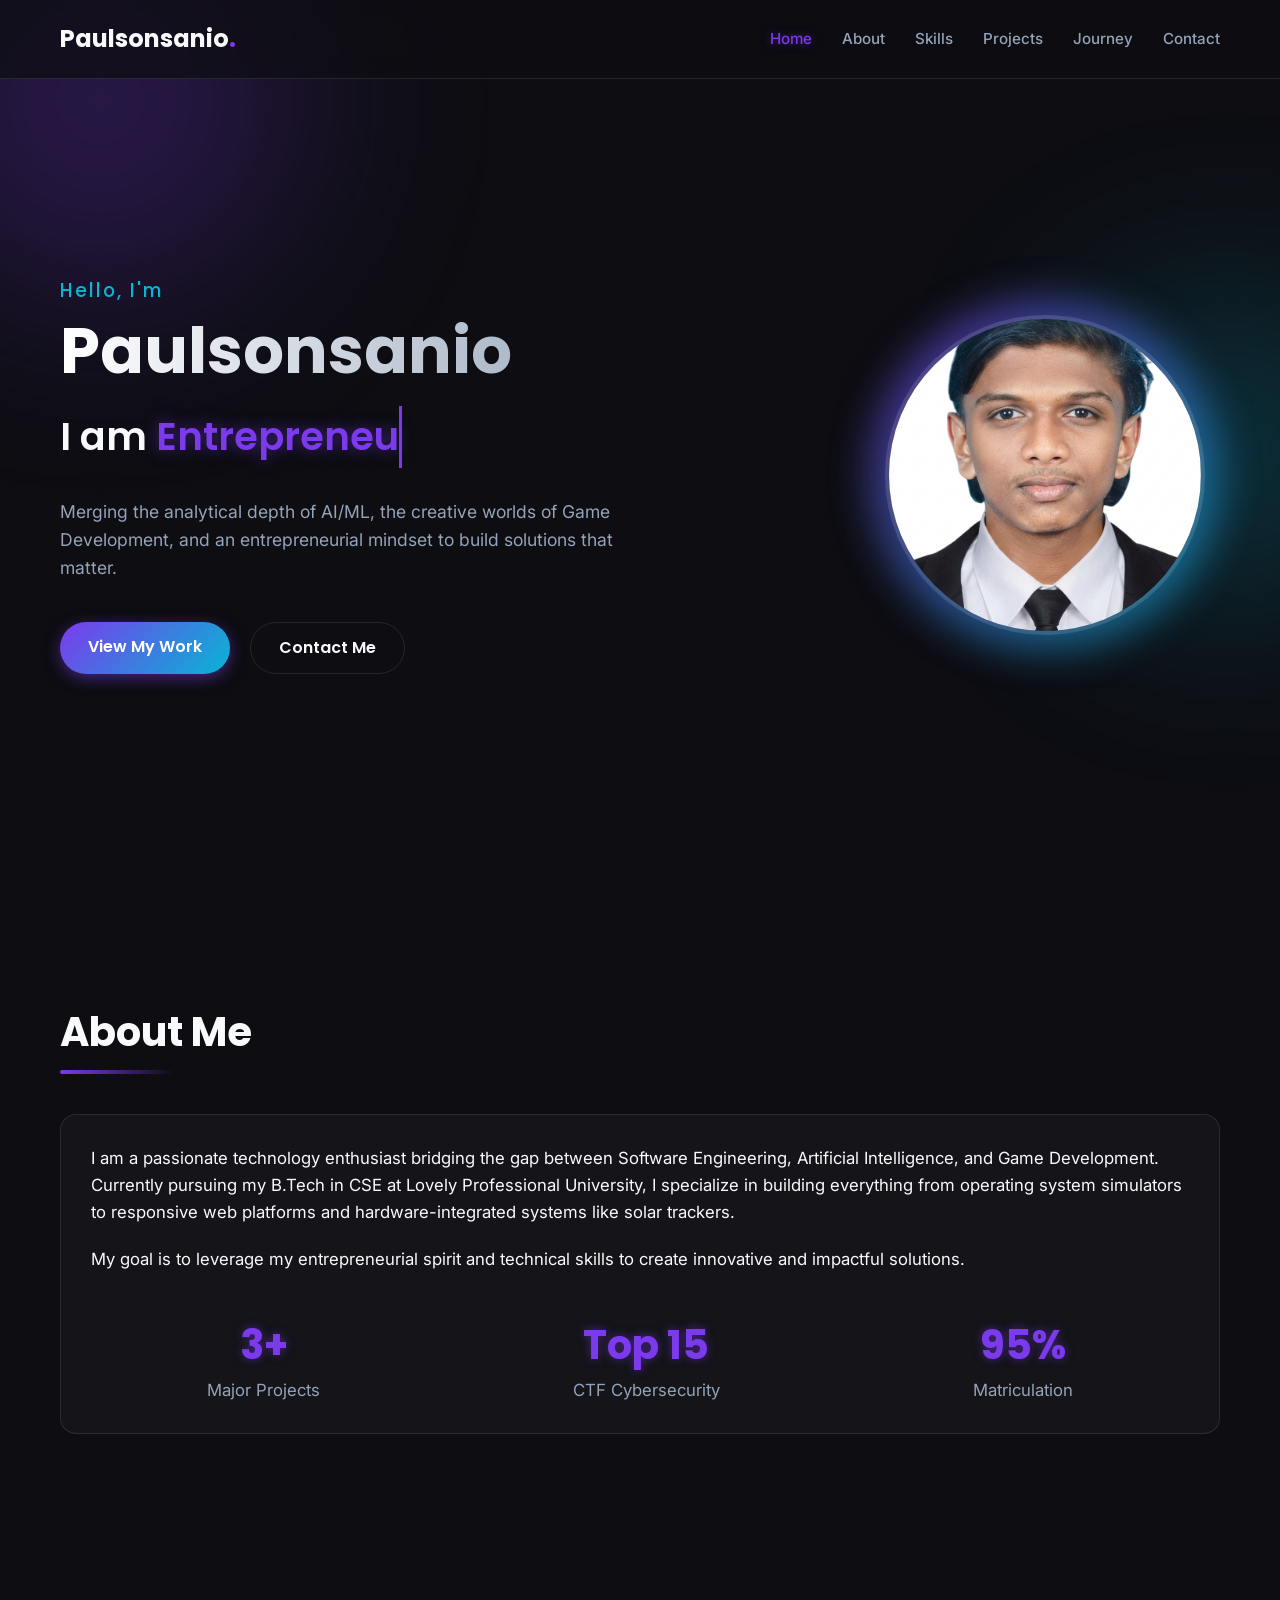
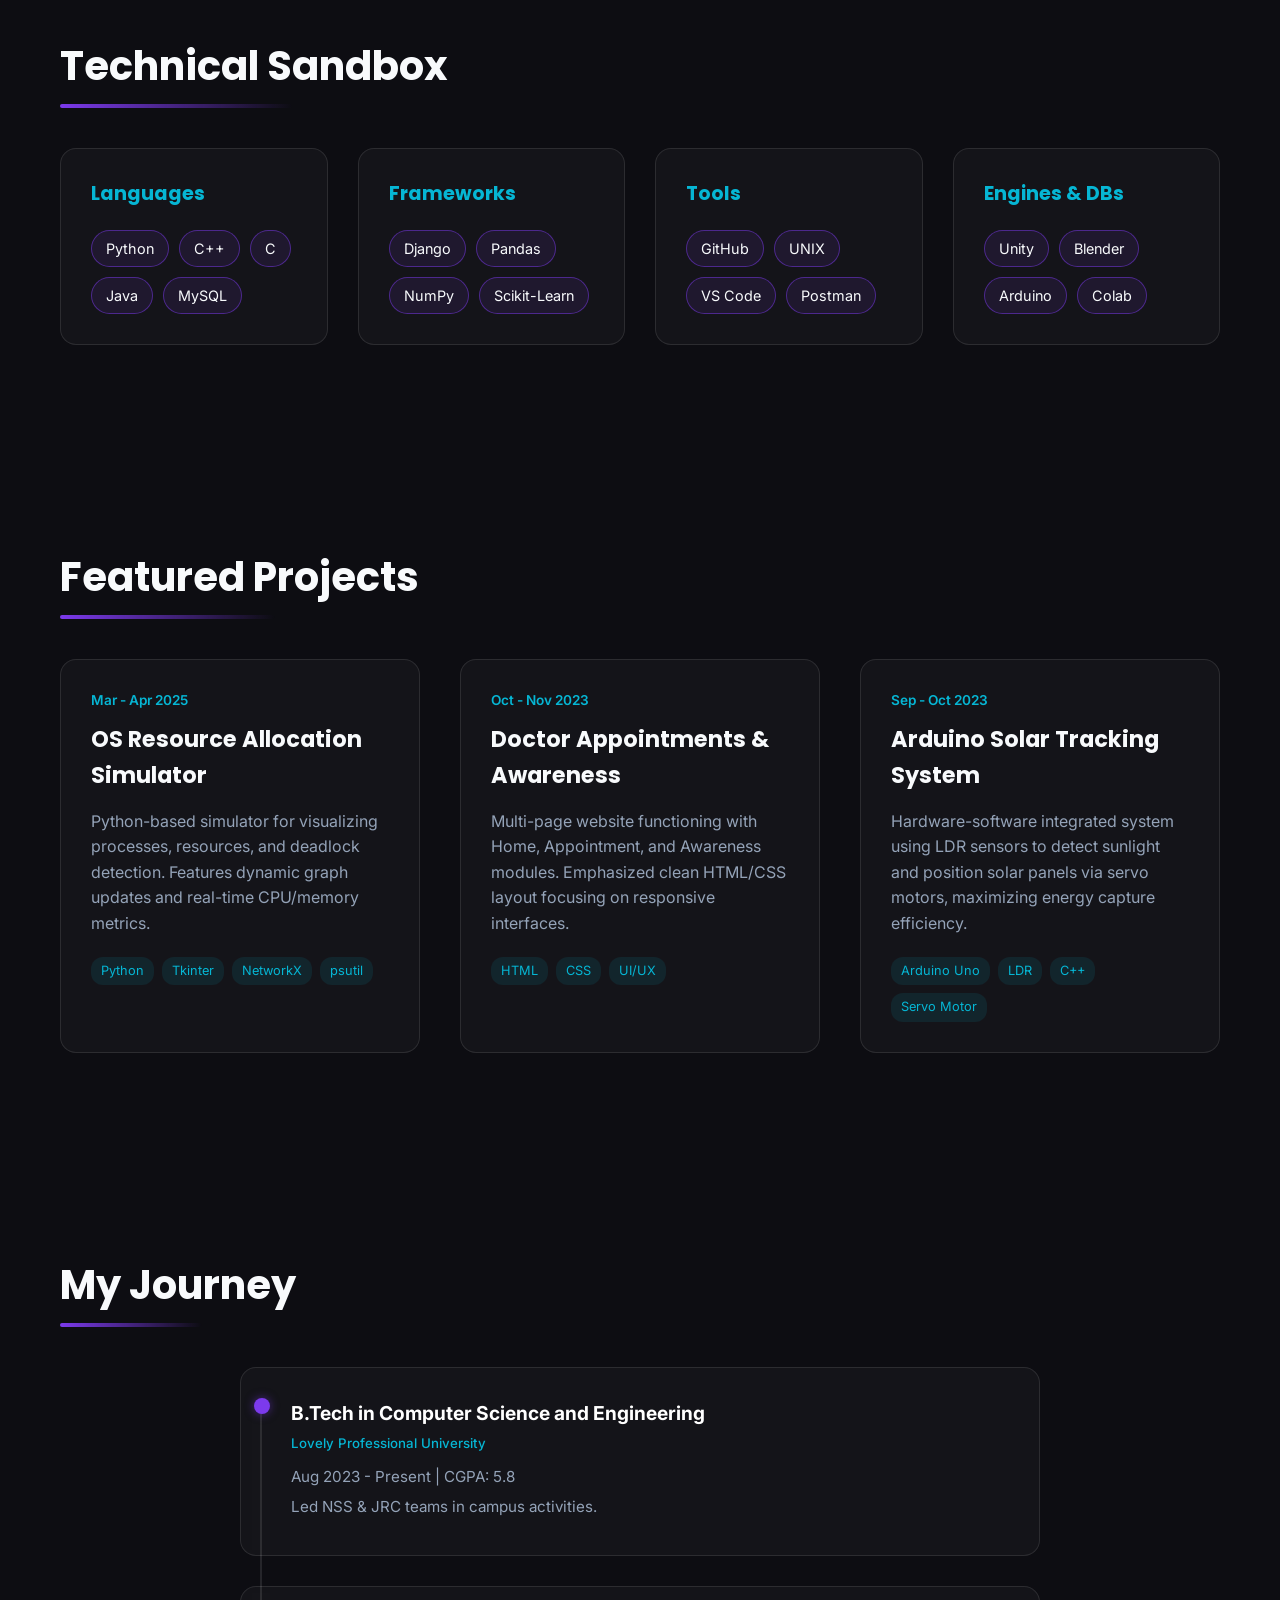
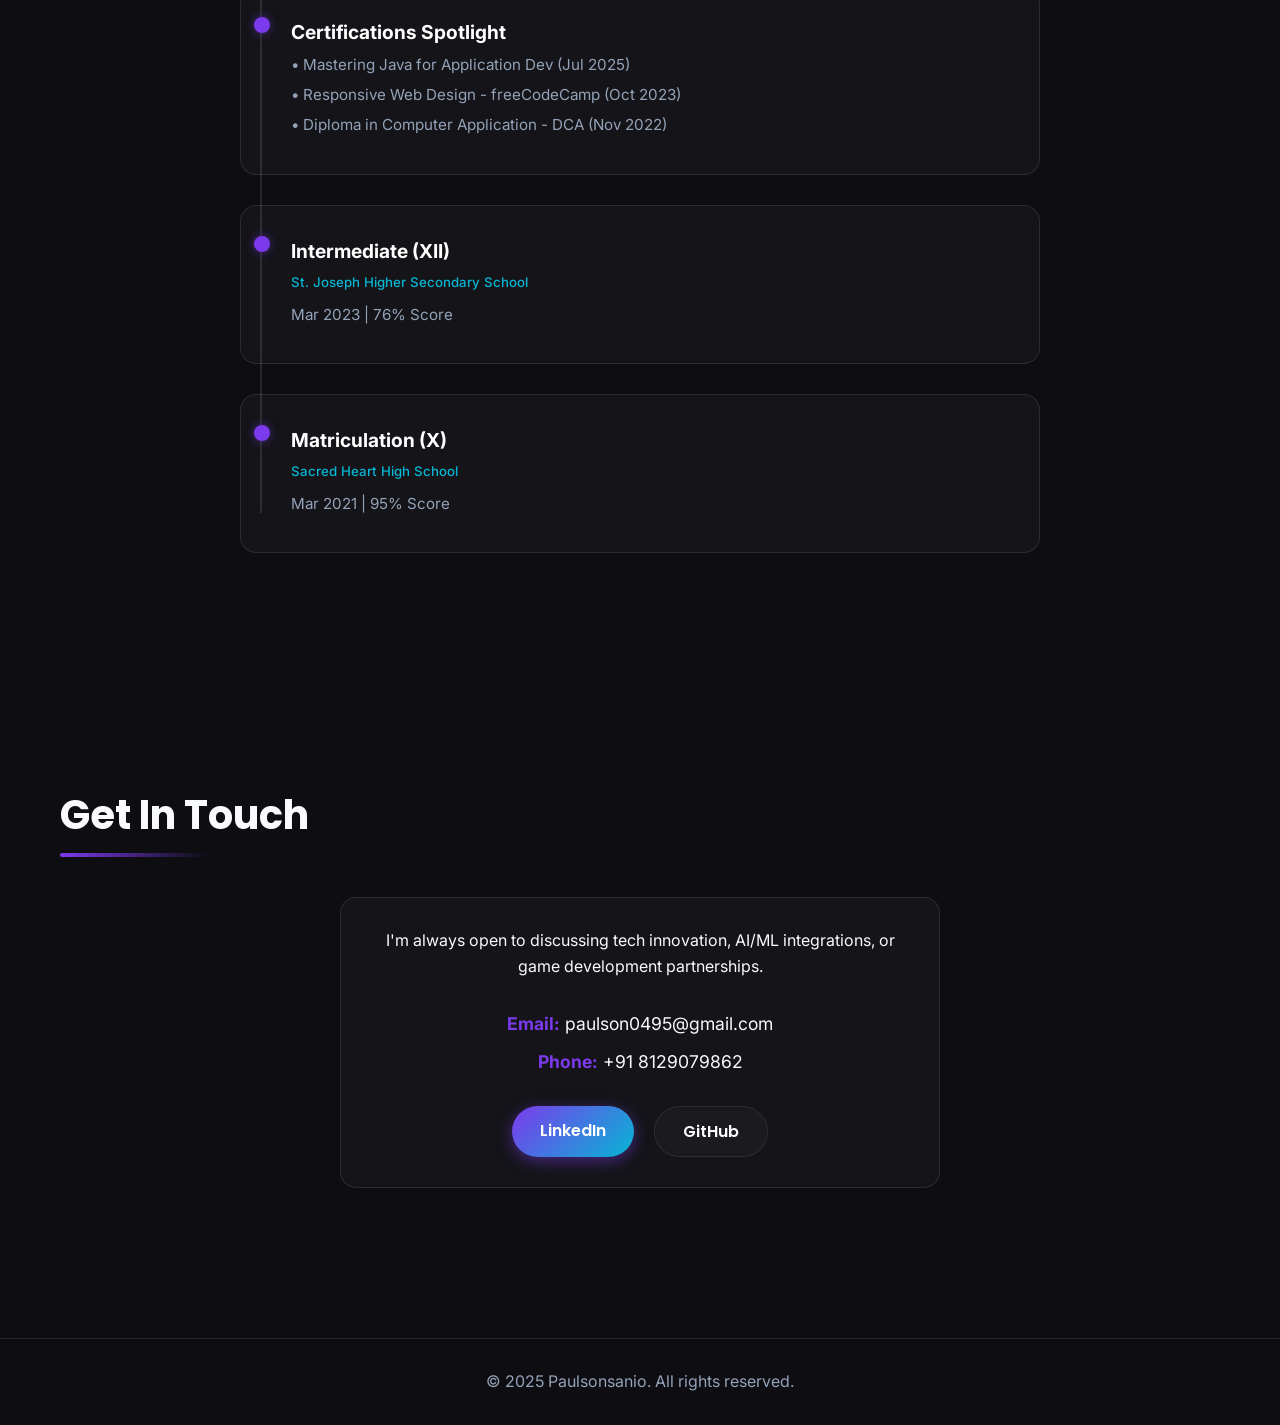
<file: index.html>
<!DOCTYPE html>
<html lang="en">
<head>
    <meta charset="UTF-8">
    <meta name="viewport" content="width=device-width, initial-scale=1.0">
    <title>Paulson | Portfolio</title>
    <!-- Modern Google fonts -->
    <link href="https://fonts.googleapis.com/css2?family=Inter:wght@300;400;600;700&family=Poppins:wght@400;500;700&display=swap" rel="stylesheet">
    <link rel="stylesheet" href="style.css">
</head>
<body>
    
    <!-- Background overlay elements -->
    <div class="bg-shape shape1"></div>
    <div class="bg-shape shape2"></div>

    <!-- Navigation -->
    <nav class="navbar">
        <div class="nav-container">
            <a href="#home" class="logo">Paulsonsanio<span>.</span></a>
            <ul class="nav-links">
                <li><a href="#home">Home</a></li>
                <li><a href="#about">About</a></li>
                <li><a href="#skills">Skills</a></li>
                <li><a href="#projects">Projects</a></li>
                <li><a href="#timeline">Journey</a></li>
                <li><a href="#contact">Contact</a></li>
            </ul>
            <div class="hamburger">
                <span></span><span></span><span></span>
            </div>
        </div>
    </nav>

    <!-- Hero Section -->
    <section id="home" class="hero fade-in-section">
        <div class="hero-content">
            <h3 class="greeting">Hello, I'm</h3>
            <h1 class="name">Paulsonsanio</h1>
            <h2 class="dynamic-roles">
                I am <span class="typing-text"></span><span class="cursor">&nbsp;</span>
            </h2>
            <p class="hero-desc">
                Merging the analytical depth of AI/ML, the creative worlds of Game Development, and an entrepreneurial mindset to build solutions that matter.
            </p>
            <div class="hero-cta">
                <a href="#projects" class="btn primary-btn">View My Work</a>
                <a href="#contact" class="btn secondary-btn">Contact Me</a>
            </div>
        </div>
        <div class="hero-image">
            <div class="image-wrapper">
                <!-- Make sure a file named PAUL.png is uploaded alongside this HTML file -->
                <img src="PAUL.png" alt="Paulsonsanio">
            </div>
        </div>
    </section>

    <!-- About Section -->
    <section id="about" class="fade-in-section">
        <h2 class="section-title">About Me</h2>
        <div class="glass-card about-card">
            <p>I am a passionate technology enthusiast bridging the gap between Software Engineering, Artificial Intelligence, and Game Development. Currently pursuing my B.Tech in CSE at Lovely Professional University, I specialize in building everything from operating system simulators to responsive web platforms and hardware-integrated systems like solar trackers.</p>
            <p>My goal is to leverage my entrepreneurial spirit and technical skills to create innovative and impactful solutions.</p>
            <div class="about-highlights">
                <div class="highlight-item">
                    <h3>3+</h3>
                    <p>Major Projects</p>
                </div>
                <div class="highlight-item">
                    <h3>Top 15</h3>
                    <p>CTF Cybersecurity</p>
                </div>
                <div class="highlight-item">
                    <h3>95%</h3>
                    <p>Matriculation</p>
                </div>
            </div>
        </div>
    </section>

    <!-- Skills Section -->
    <section id="skills" class="fade-in-section">
        <h2 class="section-title">Technical Sandbox</h2>
        <div class="skills-grid">
            <div class="glass-card skill-category">
                <h3>Languages</h3>
                <div class="skill-tags">
                    <span>Python</span><span>C++</span><span>C</span><span>Java</span><span>MySQL</span>
                </div>
            </div>
            <div class="glass-card skill-category">
                <h3>Frameworks</h3>
                <div class="skill-tags">
                    <span>Django</span><span>Pandas</span><span>NumPy</span><span>Scikit-Learn</span>
                </div>
            </div>
            <div class="glass-card skill-category">
                <h3>Tools</h3>
                <div class="skill-tags">
                    <span>GitHub</span><span>UNIX</span><span>VS Code</span><span>Postman</span>
                </div>
            </div>
            <div class="glass-card skill-category">
                <h3>Engines & DBs</h3>
                <div class="skill-tags">
                    <span>Unity</span><span>Blender</span><span>Arduino</span><span>Colab</span>
                </div>
            </div>
        </div>
    </section>

    <!-- Projects Section -->
    <section id="projects" class="fade-in-section">
        <h2 class="section-title">Featured Projects</h2>
        <div class="projects-grid">
            <!-- Project 1 -->
            <div class="glass-card project-card">
                <div class="project-content">
                    <span class="project-date">Mar - Apr 2025</span>
                    <h3>OS Resource Allocation Simulator</h3>
                    <p>Python-based simulator for visualizing processes, resources, and deadlock detection. Features dynamic graph updates and real-time CPU/memory metrics.</p>
                    <div class="project-tech">
                        <span>Python</span><span>Tkinter</span><span>NetworkX</span><span>psutil</span>
                    </div>
                </div>
                <div class="project-glow"></div>
            </div>
            <!-- Project 2 -->
            <div class="glass-card project-card">
                <div class="project-content">
                    <span class="project-date">Oct - Nov 2023</span>
                    <h3>Doctor Appointments & Awareness</h3>
                    <p>Multi-page website functioning with Home, Appointment, and Awareness modules. Emphasized clean HTML/CSS layout focusing on responsive interfaces.</p>
                    <div class="project-tech">
                        <span>HTML</span><span>CSS</span><span>UI/UX</span>
                    </div>
                </div>
                <div class="project-glow"></div>
            </div>
            <!-- Project 3 -->
            <div class="glass-card project-card">
                <div class="project-content">
                    <span class="project-date">Sep - Oct 2023</span>
                    <h3>Arduino Solar Tracking System</h3>
                    <p>Hardware-software integrated system using LDR sensors to detect sunlight and position solar panels via servo motors, maximizing energy capture efficiency.</p>
                    <div class="project-tech">
                        <span>Arduino Uno</span><span>LDR</span><span>C++</span><span>Servo Motor</span>
                    </div>
                </div>
                <div class="project-glow"></div>
            </div>
        </div>
    </section>

    <!-- Timeline Section -->
    <section id="timeline" class="fade-in-section">
        <h2 class="section-title">My Journey</h2>
        <div class="timeline-container">
            <div class="timeline-item glass-card">
                <div class="timeline-dot"></div>
                <h4>B.Tech in Computer Science and Engineering</h4>
                <h5>Lovely Professional University</h5>
                <p>Aug 2023 - Present | CGPA: 5.8</p>
                <p>Led NSS & JRC teams in campus activities.</p>
            </div>
            <div class="timeline-item glass-card">
                <div class="timeline-dot"></div>
                <h4>Certifications Spotlight</h4>
                <p>• Mastering Java for Application Dev (Jul 2025)</p>
                <p>• Responsive Web Design - freeCodeCamp (Oct 2023)</p>
                <p>• Diploma in Computer Application - DCA (Nov 2022)</p>
            </div>
            <div class="timeline-item glass-card">
                <div class="timeline-dot"></div>
                <h4>Intermediate (XII)</h4>
                <h5>St. Joseph Higher Secondary School</h5>
                <p>Mar 2023 | 76% Score</p>
            </div>
            <div class="timeline-item glass-card">
                <div class="timeline-dot"></div>
                <h4>Matriculation (X)</h4>
                <h5>Sacred Heart High School</h5>
                <p>Mar 2021 | 95% Score</p>
            </div>
        </div>
    </section>

    <!-- Contact & Footer -->
    <section id="contact" class="fade-in-section">
        <h2 class="section-title">Get In Touch</h2>
        <div class="glass-card contact-card">
            <p>I'm always open to discussing tech innovation, AI/ML integrations, or game development partnerships.</p>
            <div class="contact-info">
                <p><strong>Email:</strong> paulson0495@gmail.com</p>
                <p><strong>Phone:</strong> +91 8129079862</p>
            </div>
            <div class="social-links">
                <a href="https://www.linkedin.com/in/paulsonsanio/" target="_blank" class="btn primary-btn">LinkedIn</a>
                <a href="https://github.com/Paulsonsanio" target="_blank" class="btn secondary-btn">GitHub</a>
            </div>
        </div>
    </section>

    <footer>
        <p>&copy; 2025 Paulsonsanio. All rights reserved.</p>
    </footer>

    <script src="script.js"></script>
</body>
</html>
</file>
<file: style.css>
:root {
    --bg-color: #0d0d12;
    --surface-color: rgba(255, 255, 255, 0.03);
    --border-color: rgba(255, 255, 255, 0.1);
    --primary: #7c3aed;
    --primary-glow: rgba(124, 58, 237, 0.5);
    --secondary: #06b6d4;
    --secondary-glow: rgba(6, 182, 212, 0.5);
    --text-main: #f8fafc;
    --text-muted: #94a3b8;
    --font-heading: 'Poppins', sans-serif;
    --font-body: 'Inter', sans-serif;
    --transition: all 0.3s ease;
}

* {
    margin: 0;
    padding: 0;
    box-sizing: border-box;
}

html {
    scroll-behavior: smooth;
}

body {
    background-color: var(--bg-color);
    color: var(--text-main);
    font-family: var(--font-body);
    line-height: 1.6;
    overflow-x: hidden;
    position: relative;
}

/* Background Glowing Shapes */
.bg-shape {
    position: absolute;
    filter: blur(100px);
    z-index: -1;
    border-radius: 50%;
    opacity: 0.5;
}

.shape1 {
    top: -100px;
    left: -100px;
    width: 400px;
    height: 400px;
    background: var(--primary-glow);
}

.shape2 {
    top: 300px;
    right: -100px;
    width: 300px;
    height: 300px;
    background: var(--secondary-glow);
}

/* Navbar */
.navbar {
    position: fixed;
    top: 0;
    width: 100%;
    padding: 20px 0;
    background: rgba(13, 13, 18, 0.7);
    backdrop-filter: blur(10px);
    -webkit-backdrop-filter: blur(10px);
    border-bottom: 1px solid var(--border-color);
    z-index: 1000;
    transition: var(--transition);
}

.nav-container {
    max-width: 1200px;
    margin: 0 auto;
    display: flex;
    justify-content: space-between;
    align-items: center;
    padding: 0 20px;
}

.logo {
    font-family: var(--font-heading);
    font-size: 1.5rem;
    font-weight: 700;
    color: var(--text-main);
    text-decoration: none;
}

.logo span {
    color: var(--primary);
}

.nav-links {
    list-style: none;
    display: flex;
    gap: 30px;
}

.nav-links a {
    color: var(--text-muted);
    text-decoration: none;
    font-size: 0.95rem;
    font-weight: 500;
    transition: var(--transition);
}

.nav-links a:hover,
.nav-links a.active {
    color: var(--primary);
    text-shadow: 0 0 10px var(--primary-glow);
}

.hamburger {
    display: none;
    cursor: pointer;
    flex-direction: column;
    gap: 5px;
}

.hamburger span {
    width: 25px;
    height: 2px;
    background-color: var(--text-main);
    transition: var(--transition);
}

/* Base Buttons */
.btn {
    display: inline-block;
    padding: 12px 28px;
    border-radius: 30px;
    font-weight: 600;
    text-decoration: none;
    font-family: var(--font-heading);
    transition: var(--transition);
    cursor: pointer;
}

.primary-btn {
    background: linear-gradient(135deg, var(--primary), var(--secondary));
    color: #fff;
    box-shadow: 0 4px 15px var(--primary-glow);
    border: none;
}

.primary-btn:hover {
    box-shadow: 0 6px 20px rgba(124, 58, 237, 0.8);
    transform: translateY(-2px);
}

.secondary-btn {
    background: transparent;
    color: var(--text-main);
    border: 1px solid var(--border-color);
    backdrop-filter: blur(5px);
}

.secondary-btn:hover {
    background: var(--surface-color);
    border-color: var(--primary);
    color: var(--primary);
}

/* Sections */
section {
    padding: 100px 20px;
    max-width: 1200px;
    margin: 0 auto;
}

/* Hero Section */
.hero {
    min-height: 100vh;
    display: flex;
    align-items: center;
    justify-content: space-between;
    gap: 50px;
    padding-top: 150px;
}

.hero-content {
    max-width: 600px;
}

.hero-image {
    flex-shrink: 0;
    width: 350px;
    height: 350px;
    position: relative;
    display: flex;
    justify-content: center;
    align-items: center;
}

.hero-image::before {
    content: '';
    position: absolute;
    width: 100%;
    height: 100%;
    border-radius: 50%;
    background: linear-gradient(135deg, var(--primary), var(--secondary));
    filter: blur(20px);
    opacity: 0.6;
    animation: pulse 4s ease-in-out infinite;
    z-index: 0;
}

@keyframes pulse {
    0%, 100% { transform: scale(1); opacity: 0.6; }
    50% { transform: scale(1.05); opacity: 0.8; }
}

.image-wrapper {
    position: relative;
    width: 320px;
    height: 320px;
    border-radius: 50%;
    overflow: hidden;
    border: 4px solid rgba(255, 255, 255, 0.1);
    z-index: 1;
    background: var(--surface-color);
}

.image-wrapper img {
    width: 100%;
    height: 100%;
    object-fit: cover;
}

.greeting {
    color: var(--secondary);
    font-family: var(--font-heading);
    font-weight: 500;
    letter-spacing: 2px;
    margin-bottom: 10px;
}

.name {
    font-family: var(--font-heading);
    font-size: clamp(3rem, 5vw, 5rem);
    font-weight: 700;
    line-height: 1.1;
    margin-bottom: 20px;
    background: linear-gradient(to right, #fff, #94a3b8);
    -webkit-background-clip: text;
    background-clip: text;
    -webkit-text-fill-color: transparent;
}

.dynamic-roles {
    font-family: var(--font-heading);
    font-size: clamp(1.5rem, 3vw, 2.5rem);
    font-weight: 600;
    margin-bottom: 30px;
    min-height: 48px;
}

.typing-text {
    color: var(--primary);
    text-shadow: 0 0 15px var(--primary-glow);
}

.cursor {
    display: inline-block;
    width: 3px;
    background-color: var(--primary);
    animation: blink 1s step-end infinite;
}

@keyframes blink {
    50% { opacity: 0; }
}

.hero-desc {
    font-size: 1.1rem;
    color: var(--text-muted);
    max-width: 600px;
    margin-bottom: 40px;
}

.hero-cta {
    display: flex;
    gap: 20px;
}

/* Global Section Titles */
.section-title {
    font-family: var(--font-heading);
    font-size: 2.5rem;
    font-weight: 700;
    margin-bottom: 50px;
    position: relative;
    display: inline-block;
}

.section-title::after {
    content: '';
    position: absolute;
    width: 60%;
    height: 4px;
    background: linear-gradient(90deg, var(--primary), transparent);
    bottom: -10px;
    left: 0;
    border-radius: 2px;
}

/* Glassmorphism Cards */
.glass-card {
    background: var(--surface-color);
    border: 1px solid var(--border-color);
    border-radius: 16px;
    padding: 30px;
    backdrop-filter: blur(10px);
    -webkit-backdrop-filter: blur(10px);
    transition: var(--transition);
}

.glass-card:hover {
    transform: translateY(-5px);
    border-color: rgba(124, 58, 237, 0.3);
    box-shadow: 0 10px 30px rgba(0, 0, 0, 0.5);
}

/* Responsive */
@media (max-width: 768px) {
    .nav-links {
        display: none; /* simple mobile menu later if needed */
    }
    .hamburger {
        display: flex;
    }
    .hero-cta {
        flex-direction: column;
    }
    .hero {
        padding-top: 100px;
        text-align: left;
    }
}

/* Animations */
.fade-in-section {
    opacity: 0;
    transform: translateY(30px);
    transition: opacity 0.8s ease-out, transform 0.8s ease-out;
    will-change: opacity, visibility;
}

.fade-in-section.is-visible {
    opacity: 1;
    transform: translateY(0);
}

/* About Section */
.about-card {
    display: flex;
    flex-direction: column;
    gap: 20px;
    font-size: 1.05rem;
}
.about-highlights {
    display: flex;
    justify-content: space-around;
    margin-top: 20px;
    flex-wrap: wrap;
    gap: 20px;
}
.highlight-item {
    text-align: center;
}
.highlight-item h3 {
    font-size: 2.5rem;
    color: var(--primary);
    font-family: var(--font-heading);
    text-shadow: 0 0 10px var(--primary-glow);
}
.highlight-item p {
    color: var(--text-muted);
}

/* Skills Section */
.skills-grid {
    display: grid;
    grid-template-columns: repeat(auto-fit, minmax(250px, 1fr));
    gap: 30px;
}
.skill-category h3 {
    margin-bottom: 20px;
    color: var(--secondary);
    font-family: var(--font-heading);
    font-size: 1.2rem;
}
.skill-tags {
    display: flex;
    flex-wrap: wrap;
    gap: 10px;
}
.skill-tags span {
    background: rgba(124, 58, 237, 0.1);
    border: 1px solid var(--primary-glow);
    padding: 6px 14px;
    border-radius: 20px;
    font-size: 0.9rem;
    color: var(--text-main);
    transition: var(--transition);
}
.skill-tags span:hover {
    background: var(--primary);
    box-shadow: 0 0 15px var(--primary-glow);
    transform: translateY(-2px);
}

/* Projects Section */
.projects-grid {
    display: grid;
    grid-template-columns: repeat(auto-fit, minmax(300px, 1fr));
    gap: 40px;
}
.project-card {
    position: relative;
    overflow: hidden;
    display: flex;
    flex-direction: column;
}
.project-date {
    font-size: 0.85rem;
    color: var(--secondary);
    margin-bottom: 10px;
    display: block;
    font-weight: 600;
}
.project-card h3 {
    font-family: var(--font-heading);
    margin-bottom: 15px;
    font-size: 1.4rem;
}
.project-card p {
    color: var(--text-muted);
    margin-bottom: 20px;
    flex-grow: 1;
}
.project-tech {
    display: flex;
    flex-wrap: wrap;
    gap: 8px;
    margin-top: auto;
}
.project-tech span {
    font-size: 0.8rem;
    color: var(--secondary);
    background: rgba(6, 182, 212, 0.1);
    padding: 4px 10px;
    border-radius: 12px;
}
.project-glow {
    position: absolute;
    width: 100px;
    height: 100px;
    background: var(--primary-glow);
    filter: blur(50px);
    border-radius: 50%;
    bottom: -50px;
    right: -50px;
    opacity: 0;
    transition: var(--transition);
    pointer-events: none;
}
.project-card:hover .project-glow {
    opacity: 1;
}

/* Timeline */
.timeline-container {
    position: relative;
    max-width: 800px;
    margin: 0 auto;
}
.timeline-container::before {
    content: '';
    position: absolute;
    width: 2px;
    background: var(--border-color);
    top: 40px;
    bottom: 40px;
    left: 20px;
}
.timeline-item {
    margin-bottom: 30px;
    padding-left: 50px;
    position: relative;
}
.timeline-dot {
    position: absolute;
    width: 16px;
    height: 16px;
    border-radius: 50%;
    background: var(--primary);
    left: 13px;
    top: 30px;
    box-shadow: 0 0 10px var(--primary-glow);
}
.timeline-item h4 {
    color: #fff;
    font-size: 1.2rem;
    margin-bottom: 5px;
}
.timeline-item h5 {
    color: var(--secondary);
    margin-bottom: 10px;
    font-weight: 500;
}
.timeline-item p {
    color: var(--text-muted);
    font-size: 0.95rem;
    margin-bottom: 6px;
}

/* Contact */
.contact-card {
    text-align: center;
    max-width: 600px;
    margin: 0 auto;
}
.contact-info {
    margin: 30px 0;
}
.contact-info p {
    margin-bottom: 10px;
    font-size: 1.1rem;
}
.contact-info strong {
    color: var(--primary);
}
.social-links {
    display: flex;
    justify-content: center;
    gap: 20px;
}

/* Footer */
footer {
    text-align: center;
    padding: 30px;
    border-top: 1px solid var(--border-color);
    margin-top: 50px;
    color: var(--text-muted);
}
</file>
